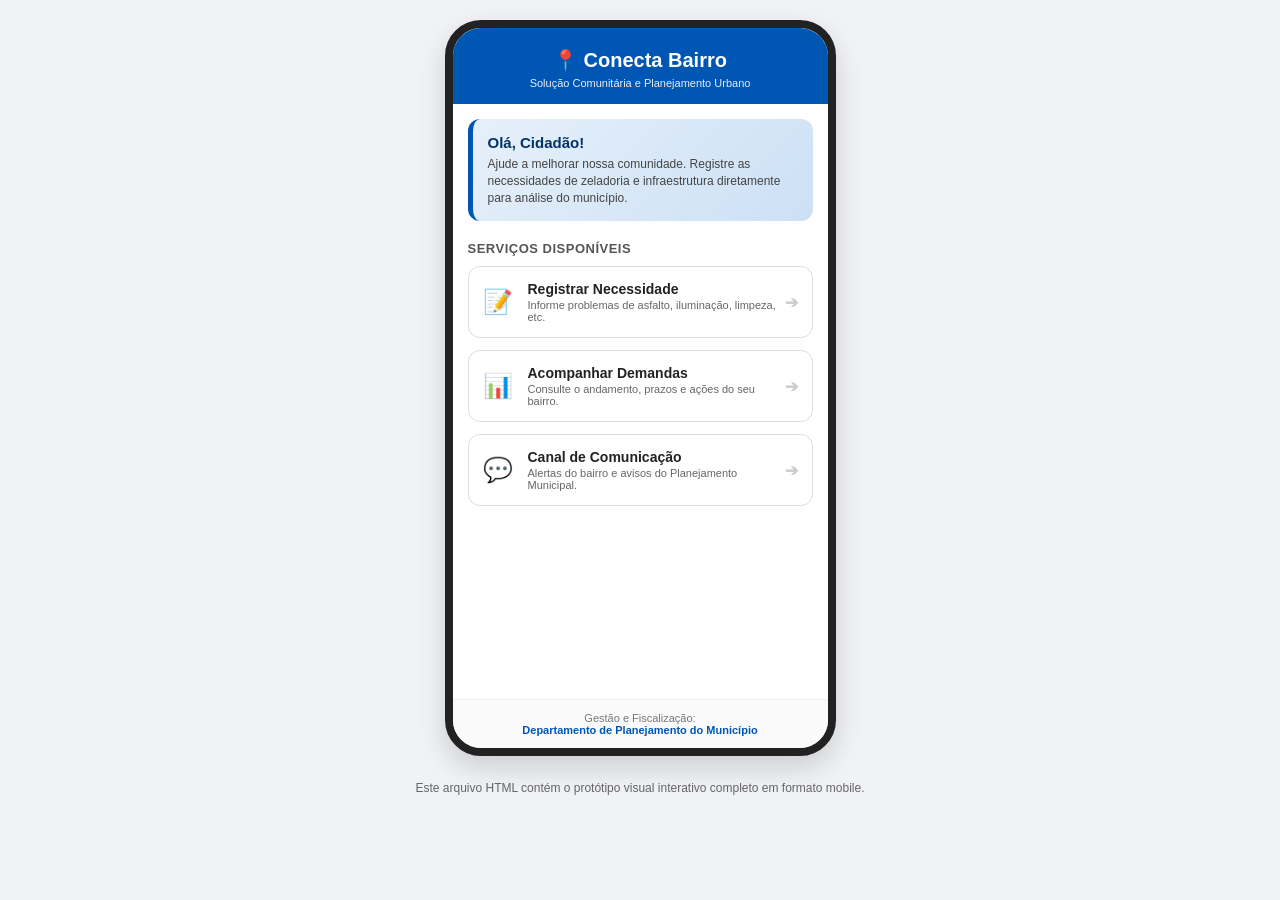
<file: index.html>
<!DOCTYPE html>
<html lang="pt-BR">
<head>
    <meta charset="UTF-8">
    <meta name="viewport" content="width=device-width, initial-scale=1.0">
    <title>Protótipo Conecta Bairro - MVP</title>
    <style>
        body {
            font-family: 'Segoe UI', Tahoma, Geneva, Verdana, sans-serif;
            background-color: #f0f2f5;
            margin: 0;
            padding: 20px;
            display: flex;
            justify-content: center;
            align-items: center;
            flex-direction: column;
        }
        .phone-container {
            width: 375px;
            height: 720px;
            background-color: #ffffff;
            border-radius: 36px;
            box-shadow: 0 12px 28px rgba(0, 0, 0, 0.15);
            border: 8px solid #222;
            overflow: hidden;
            display: flex;
            flex-direction: column;
            position: relative;
        }
        .screen-header {
            background-color: #0056b3;
            color: white;
            padding: 20px 15px 15px 15px;
            text-align: center;
            position: relative;
        }
        .screen-header h1 {
            margin: 0;
            font-size: 20px;
            font-weight: 600;
        }
        .screen-header p {
            margin: 5px 0 0 0;
            font-size: 11px;
            opacity: 0.9;
        }
        .content {
            padding: 15px;
            flex: 1;
            overflow-y: auto;
        }
        .welcome-card {
            background: linear-gradient(135deg, #e6f0fa, #cce0f5);
            padding: 15px;
            border-radius: 12px;
            margin-bottom: 20px;
            border-left: 5px solid #0056b3;
        }
        .welcome-card h2 {
            margin: 0 0 5px 0;
            font-size: 15px;
            color: #003366;
        }
        .welcome-card p {
            margin: 0;
            font-size: 12px;
            color: #444;
            line-height: 1.4;
        }
        .menu-title {
            font-size: 13px;
            font-weight: bold;
            color: #555;
            text-transform: uppercase;
            margin-bottom: 10px;
            letter-spacing: 0.5px;
        }
        .btn-menu {
            display: flex;
            align-items: center;
            background-color: #ffffff;
            border: 1px solid #ddd;
            padding: 14px;
            border-radius: 12px;
            margin-bottom: 12px;
            text-decoration: none;
            color: #333;
            transition: all 0.2s ease;
            cursor: pointer;
        }
        .btn-menu:hover {
            border-color: #0056b3;
            background-color: #f8faff;
            transform: translateY(-1px);
        }
        .btn-menu .icon {
            font-size: 24px;
            margin-right: 15px;
            width: 30px;
            text-align: center;
        }
        .btn-menu .text-container {
            flex: 1;
        }
        .btn-menu .title {
            font-weight: 600;
            font-size: 14px;
            color: #222;
        }
        .btn-menu .desc {
            font-size: 11px;
            color: #666;
            margin-top: 2px;
        }
        .btn-menu .arrow {
            color: #ccc;
            font-weight: bold;
        }
        .footer-info {
            text-align: center;
            padding: 12px;
            font-size: 11px;
            color: #777;
            background-color: #fafafa;
            border-top: 1px solid #eee;
        }
        .footer-info strong {
            color: #0056b3;
        }
        .download-btn {
            margin-top: 20px;
            background-color: #28a745;
            color: white;
            padding: 10px 20px;
            border-radius: 8px;
            text-decoration: none;
            font-weight: bold;
            font-size: 14px;
            box-shadow: 0 4px 6px rgba(0,0,0,0.1);
        }
        .download-btn:hover {
            background-color: #218838;
        }
    </style>
</head>
<body>

    <div class="phone-container">
        <!-- HEADER DO APP -->
        <div class="screen-header">
            <h1>📍 Conecta Bairro</h1>
            <p>Solução Comunitária e Planejamento Urbano</p>
        </div>

        <!-- CONTEÚDO PRINCIPAL (MENU INICIAL MVP) -->
        <div class="content">
            <div class="welcome-card">
                <h2>Olá, Cidadão!</h2>
                <p>Ajude a melhorar nossa comunidade. Registre as necessidades de zeladoria e infraestrutura diretamente para análise do município.</p>
            </div>

            <div class="menu-title">Serviços Disponíveis</div>

            <!-- AÇÃO CENTRAL: REGISTRAR NECESSIDADE -->
            <div class="btn-menu" onclick="alert('Funcionalidade Central MVP: Abre o Formulário Digital de Registro (Tipo, Local, Descrição e Foto)')">
                <div class="icon">📝</div>
                <div class="content-text" style="flex:1;">
                    <div class="title">Registrar Necessidade</div>
                    <div class="desc">Informe problemas de asfalto, iluminação, limpeza, etc.</div>
                </div>
                <div class="arrow">➔</div>
            </div>

            <!-- AÇÃO 2: ACOMPANHAR DEMANDAS -->
            <div class="btn-menu" onclick="alert('Abre a Planilha de Acompanhamento Pública com os Status e Prazos do Planejamento')">
                <div class="icon">📊</div>
                <div class="content-text" style="flex:1;">
                    <div class="title">Acompanhar Demandas</div>
                    <div class="desc">Consulte o andamento, prazos e ações do seu bairro.</div>
                </div>
                <div class="arrow">➔</div>
            </div>

            <!-- AÇÃO 3: CANAL DE COMUNICAÇÃO -->
            <div class="btn-menu" onclick="alert('Redireciona para o Canal de Comunicação Direta / Avisos Comunitários')">
                <div class="icon">💬</div>
                <div class="content-text" style="flex:1;">
                    <div class="title">Canal de Comunicação</div>
                    <div class="desc">Alertas do bairro e avisos do Planejamento Municipal.</div>
                </div>
                <div class="arrow">➔</div>
            </div>
        </div>

        <!-- RODAPÉ INSTITUCIONAL (PARCEIRO DO PROJETO) -->
        <div class="footer-info">
            Gestão e Fiscalização:<br>
            <strong>Departamento de Planejamento do Município</strong>
        </div>
    </div>

    <p style="margin-top:25px; color:#666; font-size:12px;">Este arquivo HTML contém o protótipo visual interativo completo em formato mobile.</p>

</body>
</html>
</file>
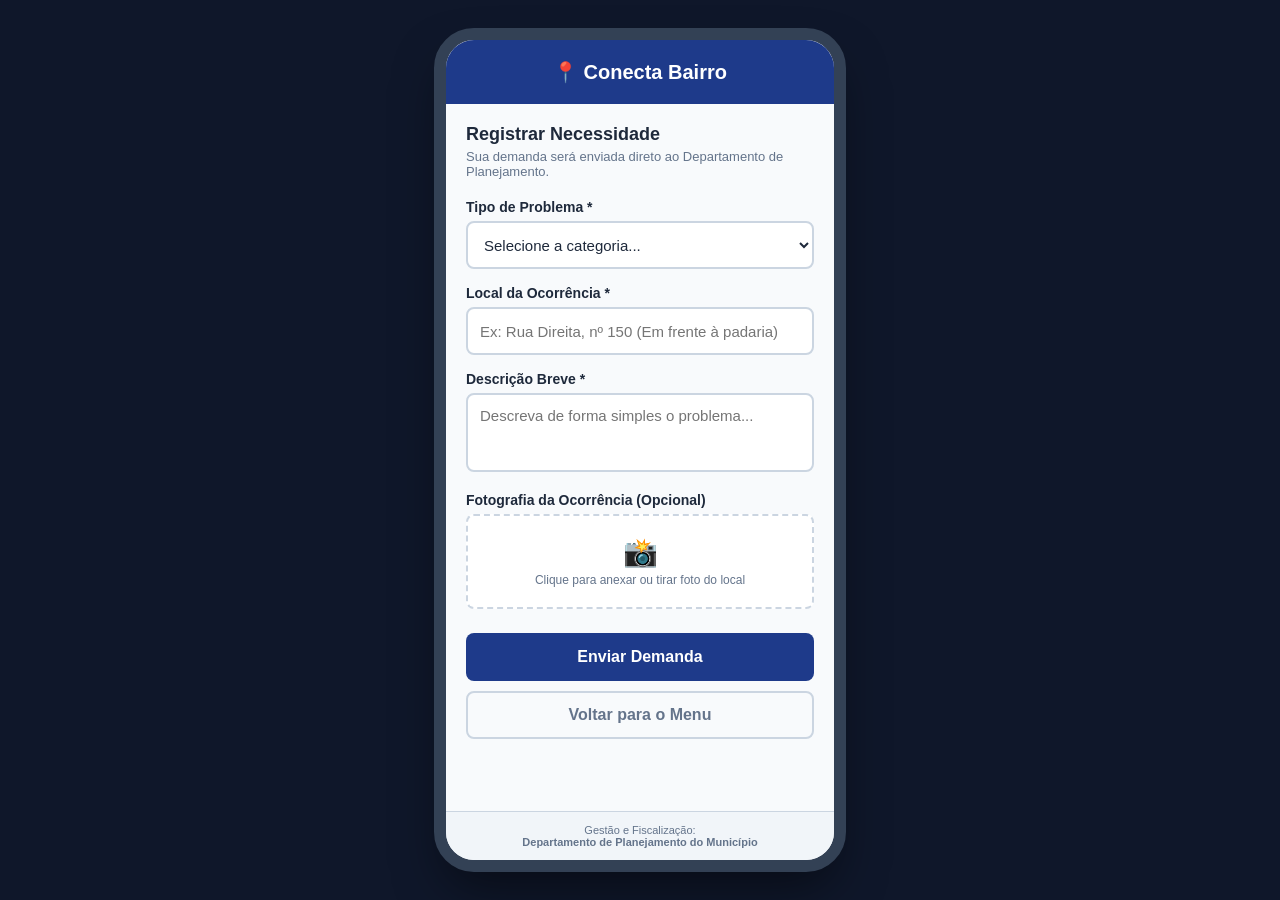
<file: index2.html>
<!DOCTYPE html>
<html lang="pt-BR">
<head>
    <meta charset="UTF-8">
    <meta name="viewport" content="width=device-width, initial-scale=1.0">
    <title>Conecta Bairro - Registrar Necessidade</title>
    <style>
        :root {
            --primary: #1e3a8a;          /* Azul Escuro (Confiança/Institucional) */
            --primary-hover: #172554;
            --bg-app: #f8fafc;           /* Fundo claro para alto contraste */
            --bg-card: #ffffff;
            --text-main: #1e293b;        /* Texto quase preto (Excelente leitura) */
            --text-muted: #64748b;
            --border: #cbd5e1;
        }

        * {
            box-sizing: border-box;
            margin: 0;
            padding: 0;
            font-family: -apple-system, BlinkMacSystemFont, "Segoe UI", Roboto, sans-serif;
        }

        body {
            background-color: #0f172a; /* Fundo escuro externo para destacar o celular */
            display: flex;
            justify-content: center;
            align-items: center;
            min-height: 100vh;
            padding: 20px;
        }

        /* Container simulando a tela de um Smartphone */
        .phone-mockup {
            width: 100%;
            max-width: 412px;
            height: 844px;
            background-color: var(--bg-app);
            border-radius: 40px;
            box-shadow: 0 25px 50px -12px rgba(0, 0, 0, 0.5);
            border: 12px solid #334155;
            display: flex;
            flex-direction: column;
            overflow: hidden;
        }

        /* Cabeçalho Fixo */
        .app-header {
            background-color: var(--primary);
            color: white;
            padding: 20px 16px;
            text-align: center;
        }

        .app-header h1 {
            font-size: 20px;
            font-weight: 700;
        }

        /* Área de Rolagem do Formulário */
        .app-content {
            flex: 1;
            padding: 20px;
            overflow-y: auto;
        }

        .screen-title {
            font-size: 18px;
            color: var(--text-main);
            margin-bottom: 4px;
        }

        .screen-subtitle {
            font-size: 13px;
            color: var(--text-muted);
            margin-bottom: 20px;
        }

        /* Estrutura dos Campos (Form Groups) */
        .form-group {
            margin-bottom: 16px;
        }

        /* Rótulos com foco em acessibilidade */
        .form-group label {
            display: block;
            font-size: 14px;
            font-weight: 600;
            color: var(--text-main);
            margin-bottom: 6px;
        }

        /* Inputs e Selects com tamanho de toque acessível */
        .form-control {
            width: 100%;
            min-height: 48px; /* Altura ideal para o toque dos dedos */
            padding: 12px;
            border: 2px solid var(--border);
            border-radius: 8px;
            font-size: 15px;
            color: var(--text-main);
            background-color: var(--bg-card);
            transition: border-color 0.2s;
        }

        .form-control:focus {
            border-color: var(--primary);
            outline: none;
        }

        textarea.form-control {
            height: auto;
            resize: none;
        }

        /* Caixa de Upload de Foto Customizada */
        .photo-upload-container {
            border: 2px dashed var(--border);
            border-radius: 8px;
            padding: 20px;
            text-align: center;
            background-color: var(--bg-card);
            cursor: pointer;
        }

        .photo-upload-container:hover {
            border-color: var(--primary);
        }

        /* Grupo de Botões inferiores */
        .action-buttons {
            display: flex;
            flex-direction: column;
            gap: 10px;
            margin-top: 24px;
        }

        .btn {
            width: 100%;
            min-height: 48px; /* Alinhado às diretrizes de alvos de toque (Target Size) */
            border-radius: 8px;
            font-size: 16px;
            font-weight: 600;
            cursor: pointer;
            border: none;
            display: flex;
            justify-content: center;
            align-items: center;
        }

        .btn-submit {
            background-color: var(--primary);
            color: white;
        }

        .btn-submit:hover {
            background-color: var(--primary-hover);
        }

        .btn-back {
            background-color: transparent;
            color: var(--text-muted);
            border: 2px solid var(--border);
        }

        /* Rodapé Institucional */
        .app-footer {
            background-color: #f1f5f9;
            border-top: 1px solid var(--border);
            padding: 12px;
            text-align: center;
            font-size: 11px;
            color: var(--text-muted);
        }
    </style>
</head>
<body>

    <div class="phone-mockup">
        <!-- Cabeçalho Institucional -->
        <header class="app-header">
            <h1>📍 Conecta Bairro</h1>
        </header>

        <!-- Formulário Digital -->
        <main class="app-content">
            <h2 class="screen-title">Registrar Necessidade</h2>
            <p class="screen-subtitle">Sua demanda será enviada direto ao Departamento de Planejamento.</p>

            <form id="form-demanda" onsubmit="event.preventDefault(); alert('Demanda registrada com sucesso no painel de monitoramento!');">
                
                <!-- 1. Tipo de Problema (Requisito 3) -->
                <div class="form-group">
                    <label for="tipo-problema">Tipo de Problema *</label>
                    <select id="tipo-problema" class="form-control" required>
                        <option value="">Selecione a categoria...</option>
                        <option value="asfalto">Asfalto / Buraco na Via</option>
                        <option value="iluminacao">Iluminação Pública Apagada</option>
                        <option value="limpeza">Acúmulo de Lixo ou Entulho</option>
                        <option value="calcada">Calçada Danificada / Acessibilidade</option>
                    </select>
                </div>

                <!-- 2. Localização (Requisito 2) -->
                <div class="form-group">
                    <label for="endereco">Local da Ocorrência *</label>
                    <input type="text" id="endereco" class="form-control" placeholder="Ex: Rua Direita, nº 150 (Em frente à padaria)" required>
                </div>

                <!-- 3. Descrição Curta (Requisito 4) -->
                <div class="form-group">
                    <label for="descricao">Descrição Breve *</label>
                    <textarea id="descricao" class="form-control" rows="3" placeholder="Descreva de forma simples o problema..." required></textarea>
                </div>

                <!-- 4. Fotografia Opcional (Requisito 5) -->
                <div class="form-group">
                    <label>Fotografia da Ocorrência (Opcional)</label>
                    <div class="photo-upload-container" onclick="document.getElementById('input-foto').click()">
                        <span style="font-size: 28px;">📸</span>
                        <p style="font-size: 12px; color: var(--text-muted); margin-top: 4px;">Clique para anexar ou tirar foto do local</p>
                        <input type="file" id="input-foto" style="display: none;" accept="image/*">
                    </div>
                </div>

                <!-- Botões de Envio e Retorno (Navegação) -->
                <div class="action-buttons">
                    <button type="submit" class="btn btn-submit">Enviar Demanda</button>
                    <button type="button" class="btn btn-back" onclick="alert('Simula o retorno para a tela de Menu Inicial.')">Voltar para o Menu</button>
                </div>

            </form>
        </main>

        <!-- Rodapé Obrigatório -->
        <footer class="app-footer">
            Gestão e Fiscalização:<br>
            <strong>Departamento de Planejamento do Município</strong>
        </footer>
    </div>

</body>
</html>
</file>
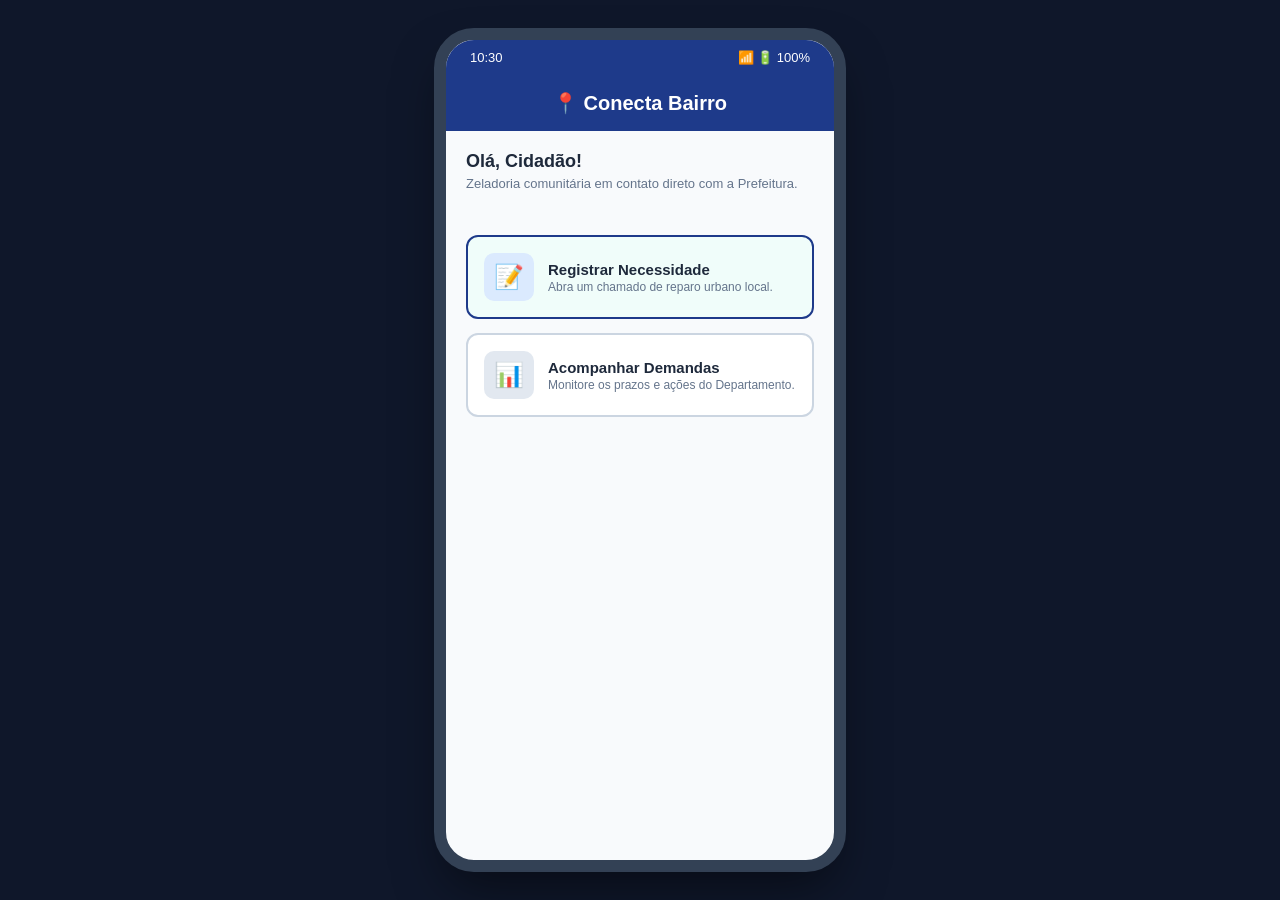
<file: index3.html>
<!DOCTYPE html>
<html lang="pt-BR">
<head>
    <meta charset="UTF-8">
    <meta name="viewport" content="width=device-width, initial-scale=1.0">
    <title>Conecta Bairro - Protótipo Integrado MVP</title>
    <style>
        :root {
            --primary: #1e3a8a;
            --primary-hover: #172554;
            --secondary: #0284c7;
            --success: #16a34a;
            --bg-app: #f8fafc;
            --bg-card: #ffffff;
            --text-main: #1e293b;
            --text-muted: #64748b;
            --border: #cbd5e1;
        }

        * {
            box-sizing: border-box;
            margin: 0;
            padding: 0;
            font-family: -apple-system, BlinkMacSystemFont, "Segoe UI", Roboto, sans-serif;
        }

        body {
            background-color: #0f172a;
            display: flex;
            justify-content: center;
            align-items: center;
            min-height: 100vh;
            padding: 20px;
        }

        /* Container Smartphone */
        .phone-mockup {
            width: 100%;
            max-width: 412px;
            height: 844px;
            background-color: var(--bg-app);
            border-radius: 40px;
            box-shadow: 0 25px 50px -12px rgba(0, 0, 0, 0.5);
            border: 12px solid #334155;
            display: flex;
            flex-direction: column;
            overflow: hidden;
            position: relative;
        }

        /* Status Bar */
        .status-bar {
            height: 35px;
            background-color: var(--primary);
            display: flex;
            justify-content: space-between;
            align-items: center;
            padding: 0 24px;
            color: white;
            font-size: 13px;
        }

        /* Header */
        .app-header {
            background-color: var(--primary);
            color: white;
            padding: 16px;
            text-align: center;
        }

        .app-header h1 {
            font-size: 20px;
            font-weight: 700;
        }

        /* Conteúdo do App */
        .app-content {
            flex: 1;
            padding: 20px;
            overflow-y: auto;
            position: relative;
        }

        /* Controle de Telas (Esconder por padrão) */
        .screen {
            display: none;
            flex-direction: column;
            height: 100%;
        }

        .screen.active {
            display: flex;
        }

        .screen-title {
            font-size: 18px;
            color: var(--text-main);
            margin-bottom: 4px;
            font-weight: 700;
        }

        .screen-subtitle {
            font-size: 13px;
            color: var(--text-muted);
            margin-bottom: 20px;
        }

        /* ================= TELA 1: MENU ================= */
        .welcome-section {
            margin-bottom: 24px;
        }

        .menu-grid {
            display: flex;
            flex-direction: column;
            gap: 14px;
        }

        .menu-card {
            background: var(--bg-card);
            border: 2px solid var(--border);
            border-radius: 12px;
            padding: 16px;
            display: flex;
            align-items: center;
            gap: 14px;
            cursor: pointer;
            text-align: left;
            width: 100%;
            transition: border-color 0.2s;
        }

        .menu-card:focus, .menu-card:hover {
            border-color: var(--secondary);
            outline: none;
        }

        .menu-card.featured {
            border-color: var(--primary);
            background-color: #f0fdfa;
        }

        .card-icon {
            font-size: 24px;
            background: #e2e8f0;
            padding: 10px;
            border-radius: 10px;
            min-width: 48px;
            text-align: center;
        }

        .menu-card.featured .card-icon {
            background: #dbeafe;
        }

        .card-info {
            flex: 1;
        }

        .card-info h3 {
            font-size: 15px;
            color: var(--text-main);
            font-weight: 600;
        }

        .card-info p {
            font-size: 12px;
            color: var(--text-muted);
            margin-top: 2px;
        }

        /* ================= TELA 2: FORMULÁRIO ================= */
        .form-group {
            margin-bottom: 14px;
        }

        .form-group label {
            display: block;
            font-size: 14px;
            font-weight: 600;
            color: var(--text-main);
            margin-bottom: 6px;
        }

        .form-control {
            width: 100%;
            min-height: 48px;
            padding: 12px;
            border: 2px solid var(--border);
            border-radius: 8px;
            font-size: 15px;
            color: var(--text-main);
            background-color: var(--bg-card);
        }

        .form-control:focus {
            border-color: var(--primary);
            outline: none;
        }

        .photo-upload {
            border: 2px dashed var(--border);
            border-radius: 8px;
            padding: 16px;
            text-align: center;
            background-color: var(--bg-card);
            cursor: pointer;
        }

        /* ================= TELA 3: LISTAGEM (PLANILHA) ================= */
        .demand-list {
            display: flex;
            flex-direction: column;
            gap: 12px;
        }

        .demand-item {
            background: var(--bg-card);
            border: 1px solid var(--border);
            border-left: 5px solid var(--primary);
            border-radius: 6px;
            padding: 12px;
        }

        .demand-item.resolved {
            border-left-color: var(--success);
        }

        .demand-meta {
            display: flex;
            justify-content: space-between;
            font-size: 12px;
            font-weight: 600;
            margin-bottom: 6px;
        }

        .badge {
            padding: 2px 8px;
            border-radius: 12px;
            font-size: 11px;
            color: white;
        }

        .badge-analise { background-color: #f59e0b; }
        .badge-resolvido { background-color: var(--success); }

        .demand-text {
            font-size: 14px;
            color: var(--text-main);
            margin-bottom: 4px;
        }

        .demand-loc {
            font-size: 12px;
            color: var(--text-muted);
        }

        /* ================= COMPONENTES GERAIS ================= */
        /* Alerta de Sucesso Customizado (Fica oculto) */
        .custom-alert {
            display: none;
            background-color: #dcfce7;
            border: 2px solid var(--success);
            color: #15803d;
            padding: 14px;
            border-radius: 8px;
            margin-bottom: 16px;
            font-size: 14px;
            font-weight: 600;
            text-align: center;
        }

        .btn-stack {
            display: flex;
            flex-direction: column;
            gap: 10px;
            margin-top: 20px;
        }

        .btn {
            width: 100%;
            min-height: 48px;
            border-radius: 8px;
            font-size: 16px;
            font-weight: 600;
            cursor: pointer;
            border: none;
            display: flex;
            justify-content: center;
            align-items: center;
        }

        .btn-primary { background-color: var(--primary); color: white; }
        .btn-secondary { background-color: transparent; color: var(--text-muted); border: 2px solid var(--border); }

        .app-footer {
            background-color: #f1f5f9;
            border-top: 1px solid var(--border);
            padding: 12px;
            text-align: center;
            font-size: 11px;
            color: var(--text-muted);
        }
    </style>
</head>
<body>

    <div class="phone-mockup">
        <div class="status-bar">
            <span>10:30</span>
            <span>📶 🔋 100%</span>
        </div>

        <header class="app-header">
            <h1>📍 Conecta Bairro</h1>
        </header>

        <main class="app-content">
            
            <!-- ALERTA DE SUCESSO GLOBAL -->
            <div id="sucesso-alert" class="custom-alert">
                🎉 Demanda registrada com sucesso na lista de fiscalização!
            </div>

            <!-- ================= TELA 1: MENU PRINCIPAL ================= -->
            <div id="tela-menu" class="screen active">
                <div class="welcome-section">
                    <h2 class="screen-title">Olá, Cidadão!</h2>
                    <p class="screen-subtitle">Zeladoria comunitária em contato direto com a Prefeitura.</p>
                </div>

                <div class="menu-grid">
                    <button class="menu-card featured" onclick="navegarPara('tela-formulario')" aria-label="Registrar Necessidade">
                        <div class="card-icon">📝</div>
                        <div class="card-info">
                            <h3>Registrar Necessidade</h3>
                            <p>Abra um chamado de reparo urbano local.</p>
                        </div>
                    </button>

                    <button class="menu-card" onclick="navegarPara('tela-listagem')" aria-label="Acompanhar Demandas">
                        <div class="card-icon">📊</div>
                        <div class="card-info">
                            <h3>Acompanhar Demandas</h3>
                            <p>Monitore os prazos e ações do Departamento.</p>
                        </div>
                    </button>
                </div>
            </div>

            <!-- ================= TELA 2: FORMULÁRIO DE REGISTRO ================= -->
            <div id="tela-formulario" class="screen">
                <h2 class="screen-title">Nova Demanda</h2>
                <p class="screen-subtitle">Insira dados claros para agilizar a triagem técnica.</p>
</file>
